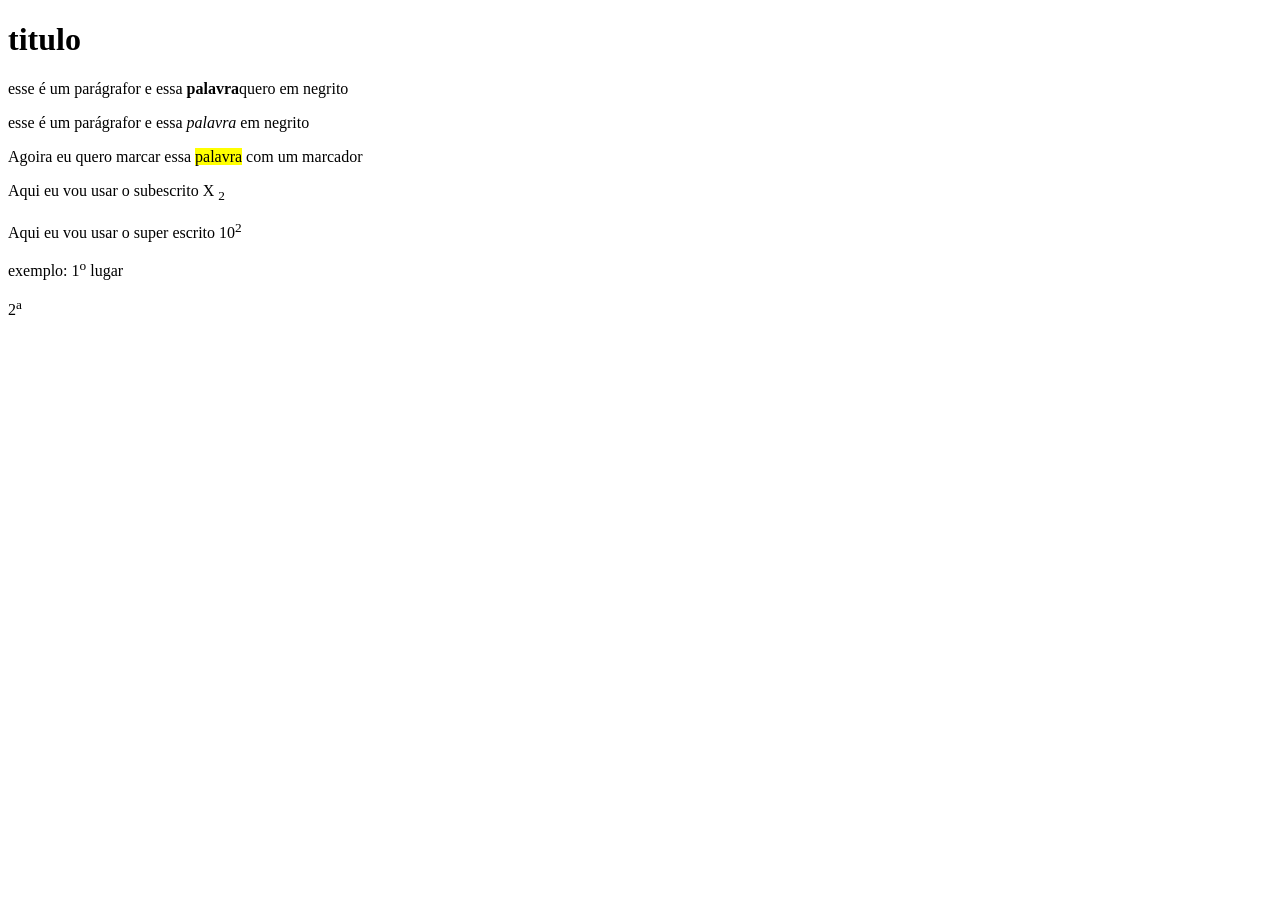
<file: exercicio-01.html>
<!DOCTYPE html>
<html lang="pt-br">
<head>
    <meta charset="UTF-8">
    <meta http-equiv="X-UA-Compatible" content="IE=edge">
    <meta name="viewport" content="width=device-width, initial-scale=1.0">
    <title>Exercício 01</title>
</head>
<body>
    
    <h1>titulo</h1>

    <p>esse é um parágrafor e essa <strong>palavra</strong>quero em negrito</p>
    <p>esse é um parágrafor e essa <em>palavra</em> em negrito</p>
    <p>Agoira eu quero marcar essa <mark>palavra</mark> com um marcador</p>
    <P> Aqui eu vou usar o subescrito X <sub>2</sub> </P>
    <p>Aqui eu vou usar o  super escrito 10<sup>2</sup> </p>
    <p>exemplo: 1<sup>o</sup> lugar</p>
    <p>2<sup>a</sup></p>
</body>
</html>
</file>
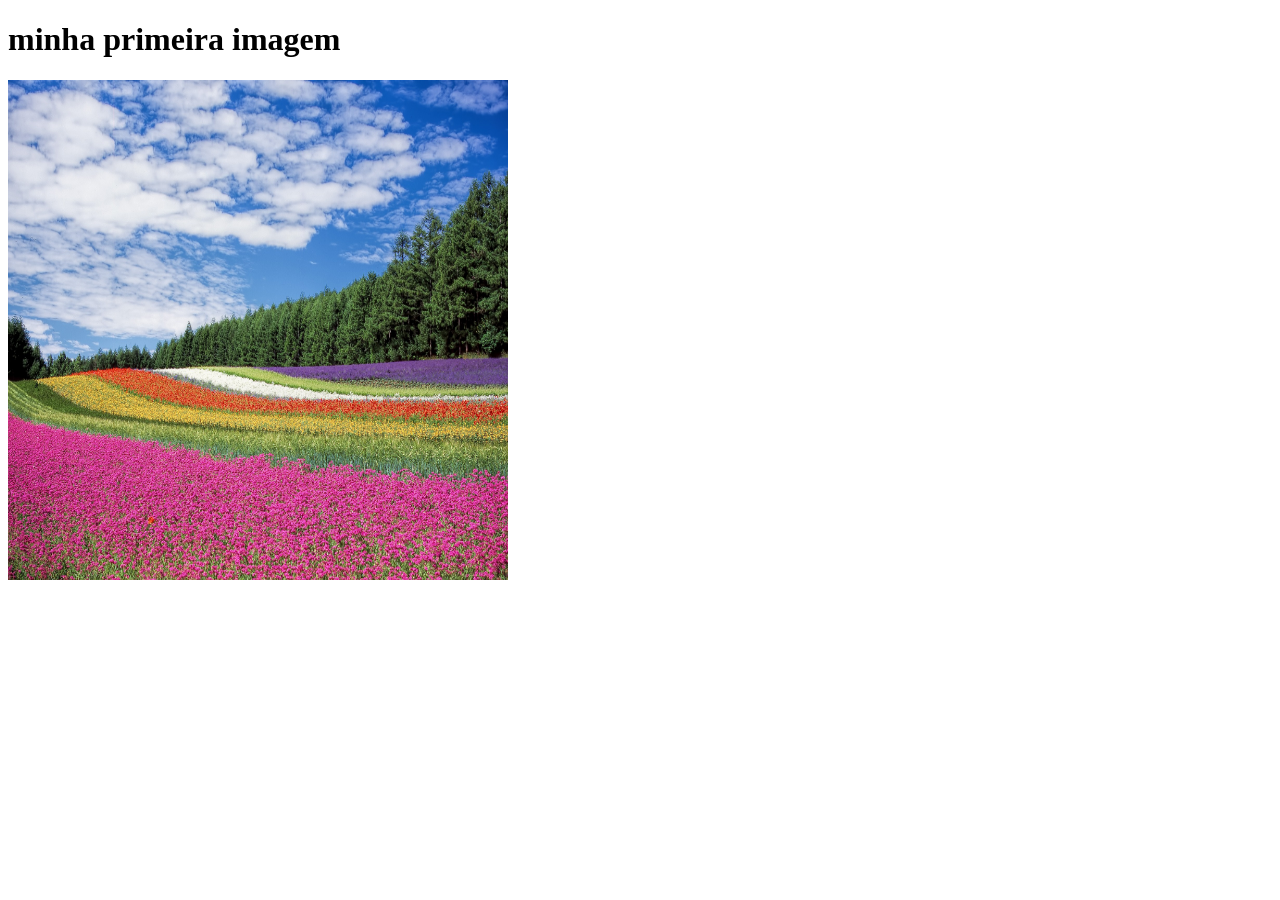
<file: exercicio-02.html>
<!DOCTYPE html>
<html lang="pt-br">
<head>
    <meta charset="UTF-8">
    <meta http-equiv="X-UA-Compatible" content="IE=edge">
    <meta name="viewport" content="width=device-width, initial-scale=1.0">
    <link rel="shortcut icon" href="Usuario.png" type="image/x-icon">
    <title>Exercício 02</title>
</head>
<body>
    <div>
    <h1>minha primeira imagem</h1>
    <img src="imagens/Campos.jpg" 
    alt="campos" width="500" height="500">
    </div>
</body>
</html>
</file>
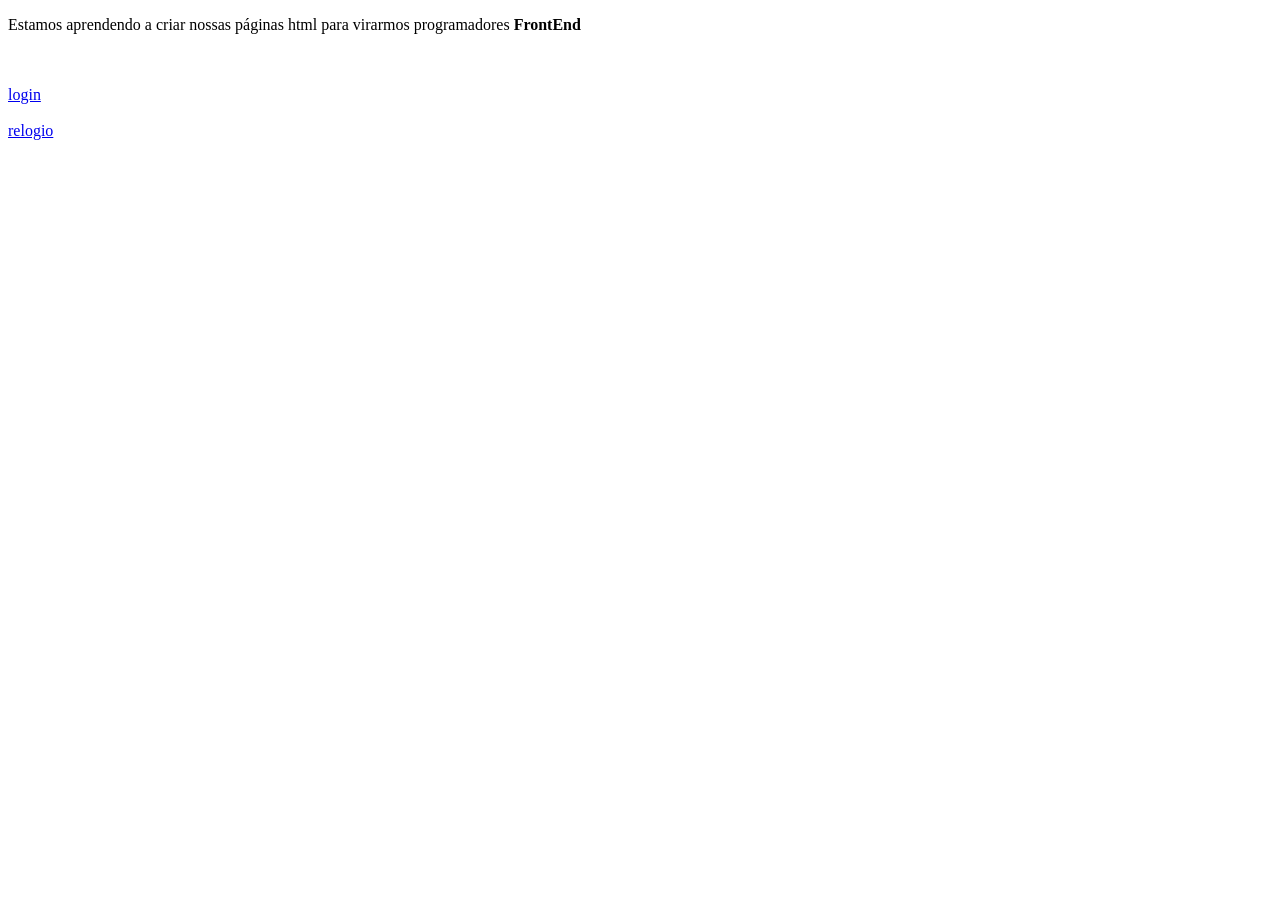
<file: exercicio03.html>
<!DOCTYPE html>
<html lang="pt-br">
<head>
    <meta charset="UTF-8">
    <meta http-equiv="X-UA-Compatible" content="IE=edge">
    <meta name="viewport" content="width=device-width, initial-scale=1.0">
    <title>Document</title>
</head>
<body>
    <p>Estamos aprendendo a criar nossas páginas html para virarmos programadores <strong>FrontEnd</strong></p>
    <br> <br>
    <a href="Pagina-inicial01.html">login</a>
    <br> <br>
    <a href="index.html" target="_blank"> relogio</a>
    <br> <br>
    <a href="https://www.flaticon.com/br/icones-gratis/favicon" target="top"></a>
    
</body>
</html>
</file>
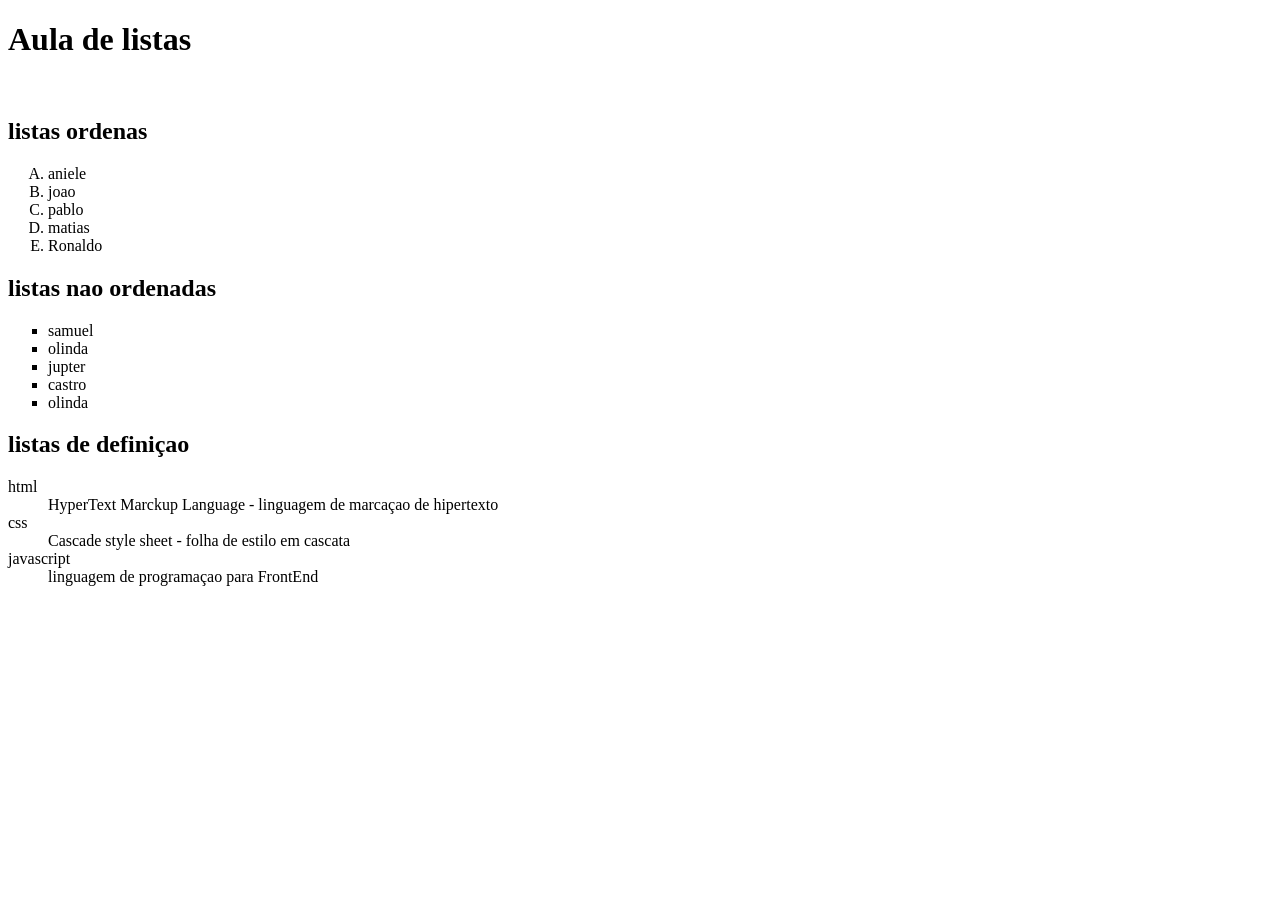
<file: exerecicio04.html>
<!DOCTYPE html>
<html lang="en">
<head>
    <meta charset="UTF-8">
    <meta http-equiv="X-UA-Compatible" content="IE=edge">
    <meta name="viewport" content="width=, initial-scale=1.0">
    <title>Document</title>
</head>
<body>
    <h1>Aula de listas</h1>
    <br>
    <h2>listas ordenas</h2>

    <ol type="A"> <!--OL: listas ordenadas-->
        <li>aniele</li> <!-- ityem da lista-->
        <li>joao</li>
        <li>pablo</li>
        <li>matias</li>
        <li>Ronaldo</li>
    </ol>
    <h2>listas nao ordenadas</h2>
    <ul style="list-style-type: square;"> <!--UL: Lista nao ordenada-->
        <li>samuel</li>
        <li>olinda</li>
        <li>jupter</li>
        <li>castro</li>
        <li>olinda</li>
    </ul>    
    <h2>listas de definiçao</h2>
    <dl> <!-- DL: Lista de Definiçao-->
        <dt>html</dt>
        <dd>HyperText Marckup Language - linguagem de marcaçao de hipertexto</dd>

        <dt>css</dt>
        <dd>Cascade style sheet - folha de estilo em cascata</dd>

        <dt>javascript</dt>
        <dd>linguagem de programaçao para FrontEnd</dd>
    </dl>
</body>
</html>
</file>
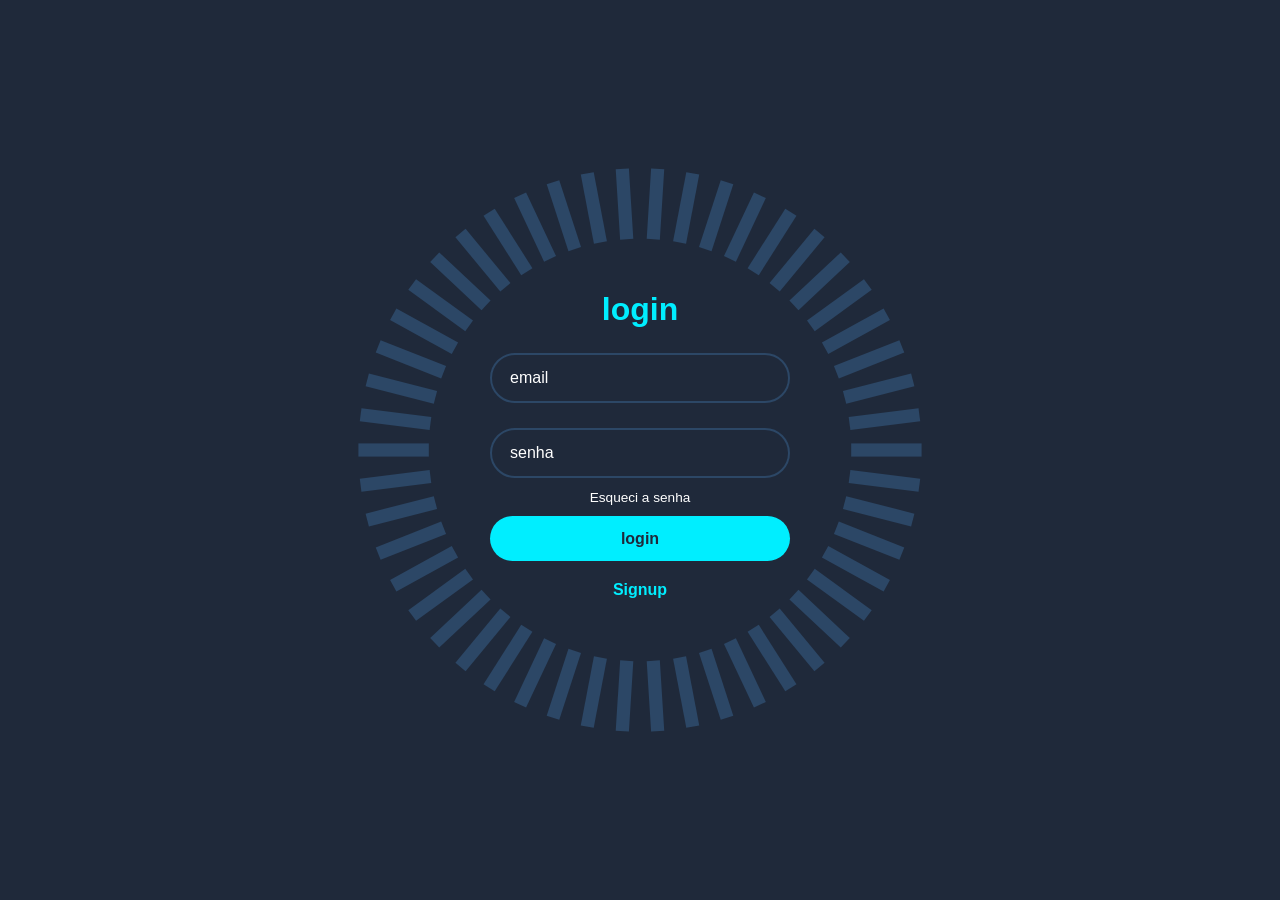
<file: Pagina-inicial01.html>
<!DOCTYPE html>
<html lang="pt-br">
<head>
    <meta charset="UTF-8">
    <meta http-equiv="X-UA-Compatible" content="IE=edge">
    <meta name="viewport" content="width=device-width, initial-scale=1.0">
    <link rel="stylesheet" href="style.css">
    <link rel="shortcut icon" href="Usuario.png" type="image/x-icon">
    <title>Pagina inicial</title>
</head>
<body>
    <div class="container">
        <div class="login-box">
            <h2>login</h2>
            <form action="#">
                <div class="input-box">
                    <input type="email">
                    <label>email</label>
                </div>
                <div class="input-box">
                    <input type="password">
                    <label>senha</label>
                </div>
                <div class="forgot-pass">
                    <a href="#">Esqueci a senha</a>
                </div>
                <button type=" submit" class="btn">login</button>
                <div class="signup-link">
                    <a href="#">Signup</a>
                </div>
            </form>
        </div> 
        <span style="--i:0;"></span>
        <span style="--i:1;"></span>
        <span style="--i:2;"></span>
        <span style="--i:3;"></span>
        <span style="--i:4;"></span>
        <span style="--i:5;"></span>
        <span style="--i:6;"></span>
        <span style="--i:7;"></span>
        <span style="--i:8;"></span>
        <span style="--i:9;"></span>
        <span style="--i:10;"></span>
        <span style="--i:11;"></span>
        <span style="--i:12;"></span>
        <span style="--i:13;"></span>
        <span style="--i:14;"></span>
        <span style="--i:15;"></span>
        <span style="--i:16;"></span>
        <span style="--i:17;"></span>
        <span style="--i:18;"></span>
        <span style="--i:19;"></span>
        <span style="--i:20;"></span>
        <span style="--i:21;"></span>
        <span style="--i:22;"></span>
        <span style="--i:23;"></span>
        <span style="--i:24;"></span>
        <span style="--i:25;"></span>
        <span style="--i:26;"></span>
        <span style="--i:27;"></span>
        <span style="--i:28;"></span>
        <span style="--i:29;"></span>
        <span style="--i:30;"></span>
        <span style="--i:31;"></span>
        <span style="--i:32;"></span>
        <span style="--i:33;"></span>
        <span style="--i:34;"></span>
        <span style="--i:35;"></span>
        <span style="--i:36;"></span>
        <span style="--i:37;"></span>
        <span style="--i:38;"></span>
        <span style="--i:39;"></span>
        <span style="--i:40;"></span>
        <span style="--i:41;"></span>
        <span style="--i:42;"></span>
        <span style="--i:43;"></span>
        <span style="--i:44;"></span>
        <span style="--i:45;"></span>
        <span style="--i:46;"></span>
        <span style="--i:47;"></span>
        <span style="--i:48;"></span>
        <span style="--i:49;"></span>
    </div>
</body>
</html>
</file>
<file: style.css>
* {
margin: 0;
padding: 0;
box-sizing:  border-box;
font-family: 'poppins', sans-serif;
}

body {
    display: flex;
    justify-content: center;
    align-items: center;
    min-height: 100vh;
    background: #1f293a;
}

.container {
    position: relative;
    width: 256px;
    height: 256px;
    display: flex;
    justify-content: center;
    align-items: center;
}

.container span{
    position: absolute;
    left: 0;
    width: 32px;
    height: 6px;
    background: #2c4766;
    border-radius: 8x;
    transform-origin: 128px;
    transform: scale(2.2) rotate(calc(var(--i ) * (360deg / 50)));
    animation: blink 3s linear infinite;
    animation-delay: calc(var(--i) * (3s / 50));
}

@keyframes blink {
    0% {
        background: #0ef;
    }

    25% {
        background: #2c4766
    }
}

.login-box{
    position: absolute;
    width: 400px;
}

form {
    width: 100%;
    padding: 0 50px;
}

h2 {
    font-size: 2em;
    color: #0ef;
    text-align: center;
}

.input-box{
    position: relative;
    margin: 25px 0;
}

input {
    width: 100%;
    height: 50px;
    background: transparent;
    border: 2px solid #2c4766;
    outline: none;
    border-radius: 40px;
    font-size: 1em;
    color: #fff;
    padding: 0 20px;
    transition: .5s ease;
}

input:focus {
    border-color: #0ef;
}

label {
    position: absolute;
    top: 50%;
    left: 20px;
    transform : translateY(-50%);
    font-size: 1em;
    color: #fff;
    pointer-events: none;
    transition: .5s ease;
}

input:focus~label {
  top: 1px;
  font-size: .8em;
  background: #1f293a;
  padding: 0 6px;
  color: #0ef;
}

.forgot-pass {
    margin: -15px 0 10px;
    text-align: center;
}

.forgot-pass a {
    font-size: .85em;
    color: #fff;
    text-decoration: none;
}

.btn {
    width: 100%;
    height: 45px;
    background: #0ef;
    border: none;
    outline: none;
    border-radius: 40px;
    cursor: pointer;
    font-size: 1em;
    color: #1f293a;
    font-weight: 600;
}

.signup-link{
    margin: 20px 0 10px;
    text-align: center;
}

.signup-link a {
    font-size: 1em;
    color: #0ef;
    text-decoration: none;
    font-weight: 600;
}
</file>
